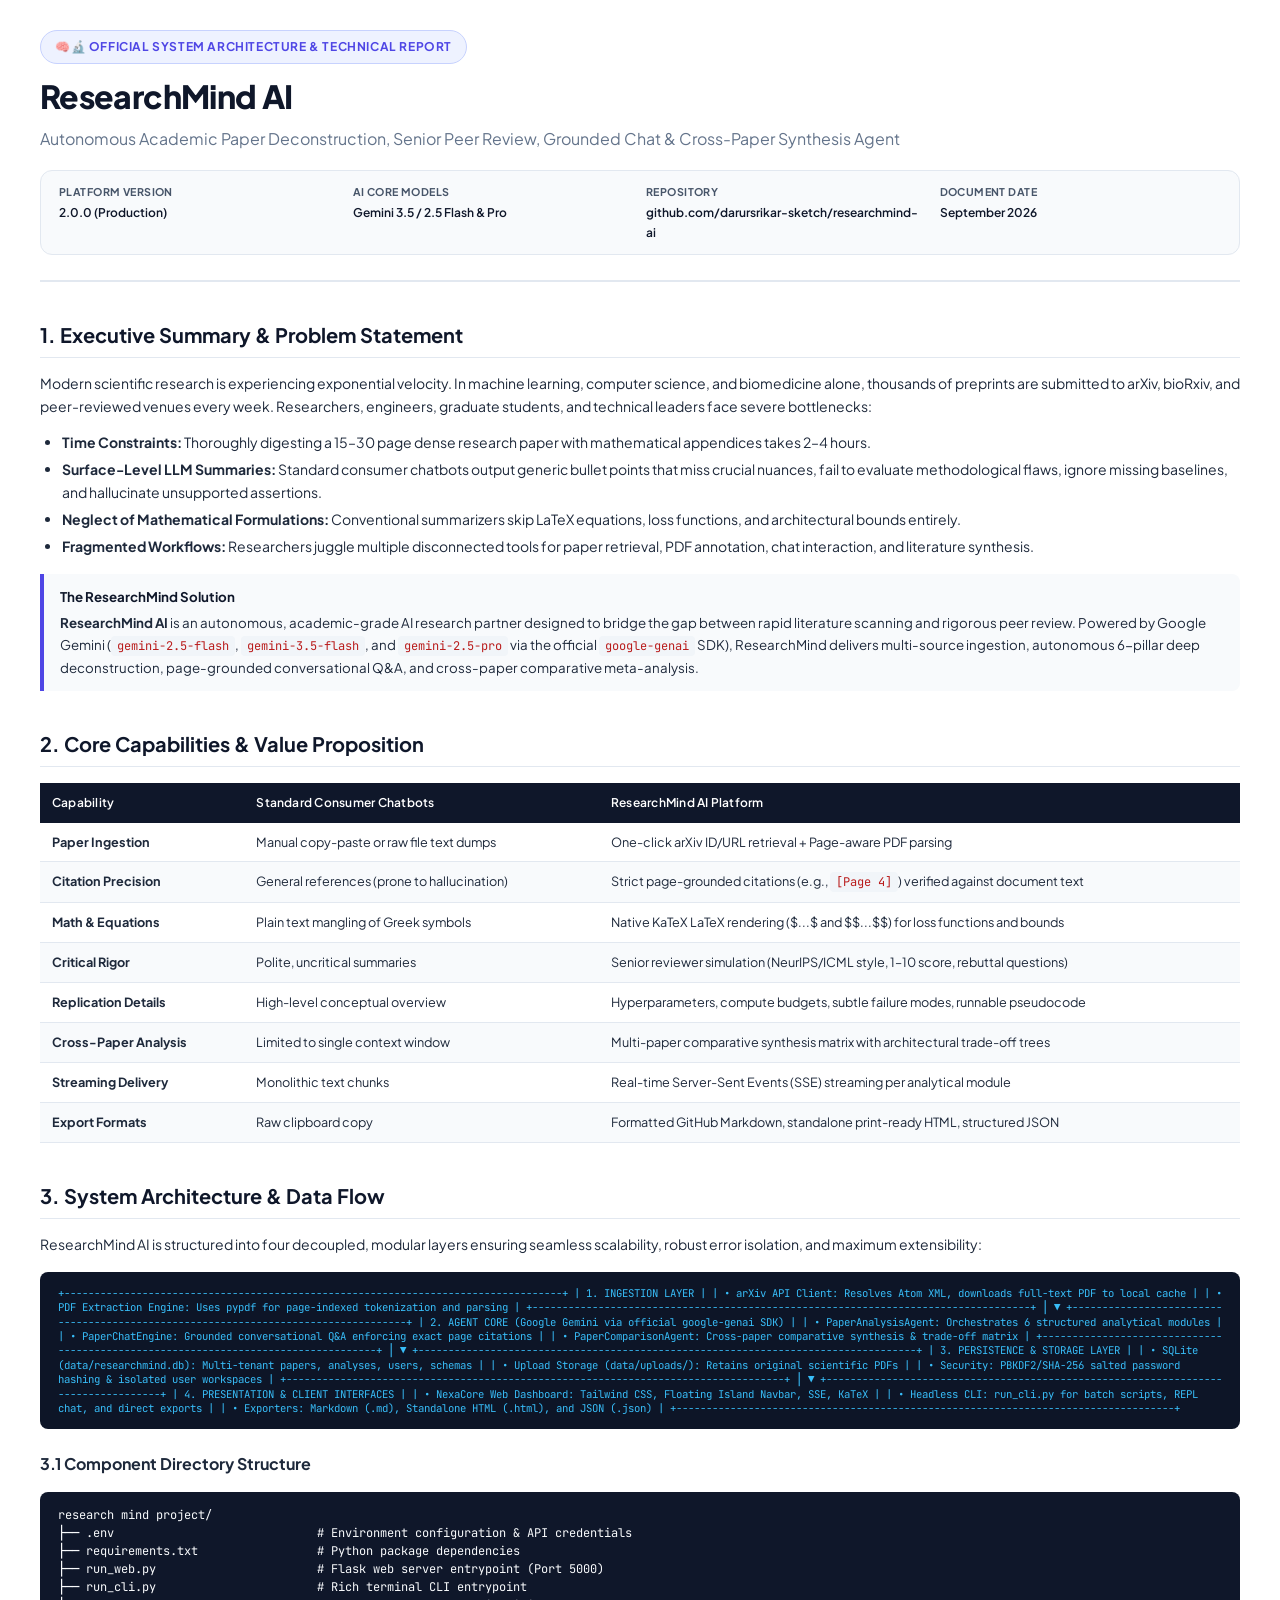
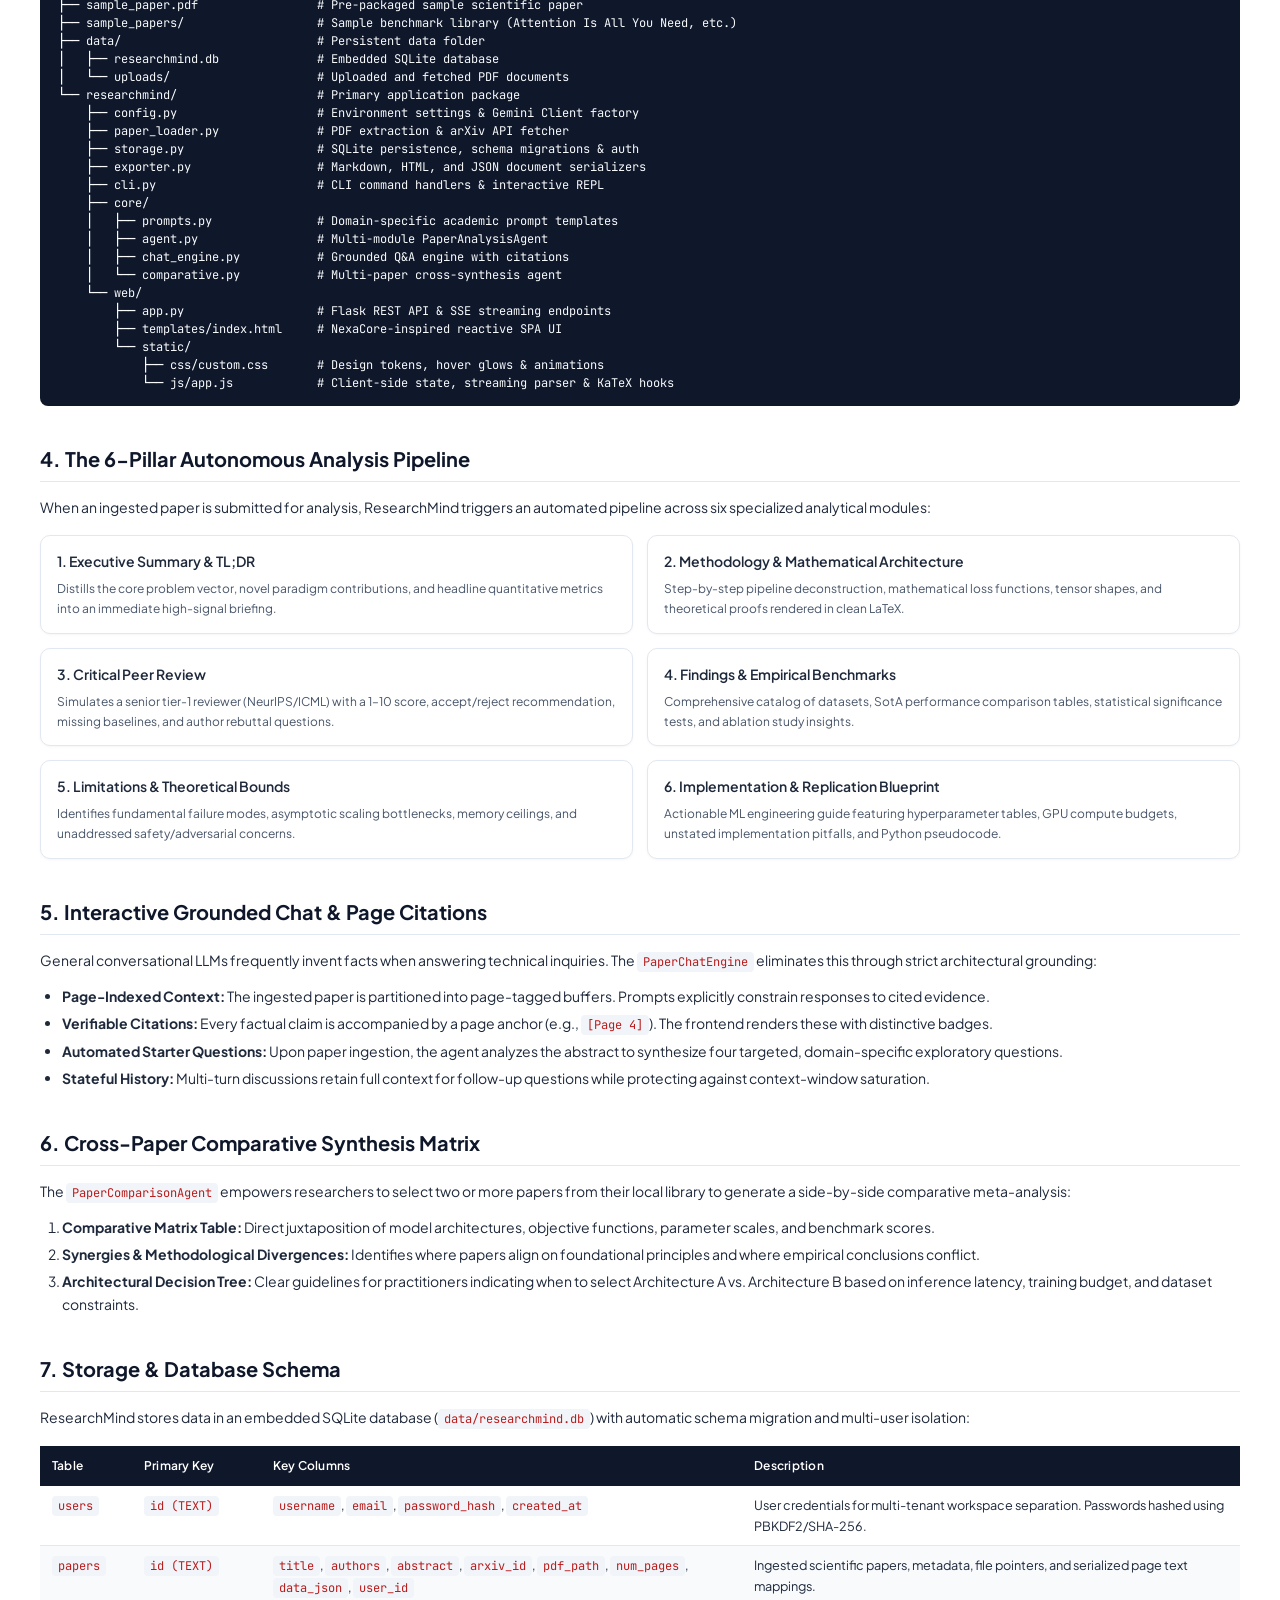
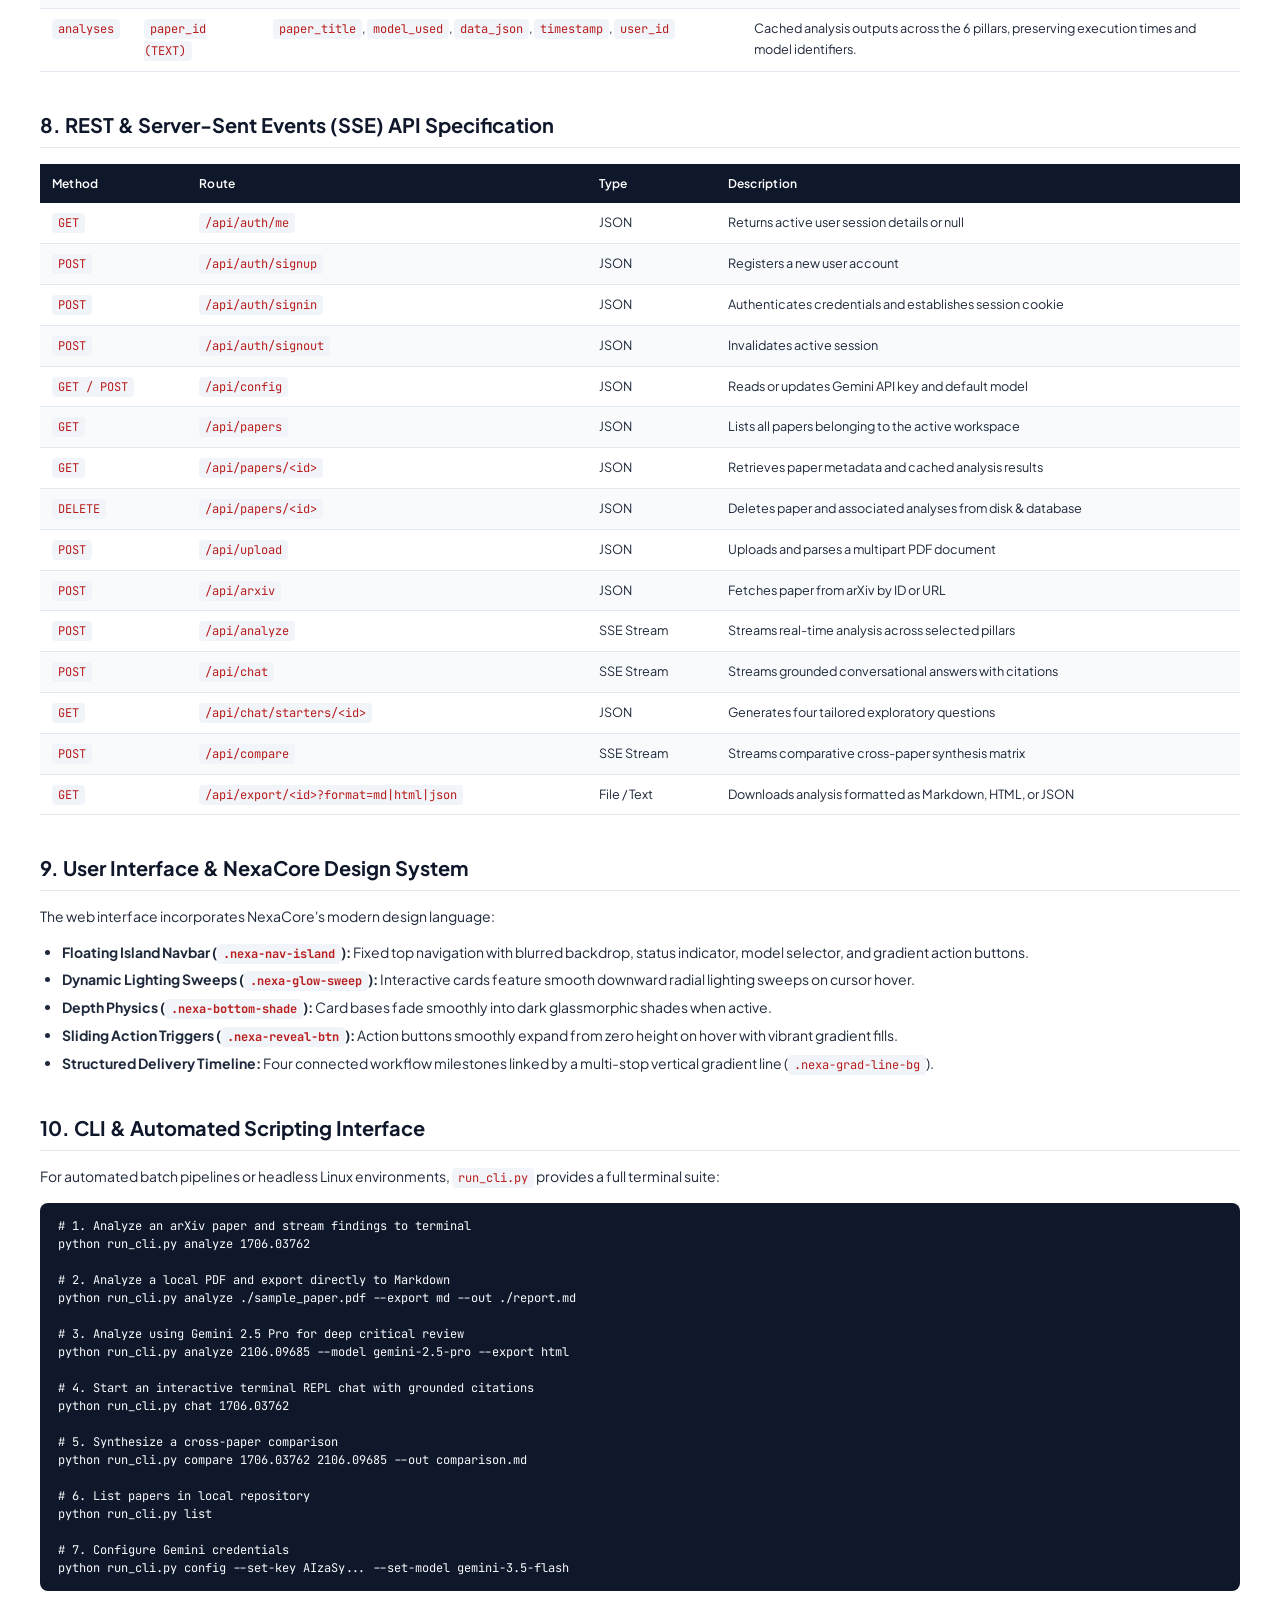
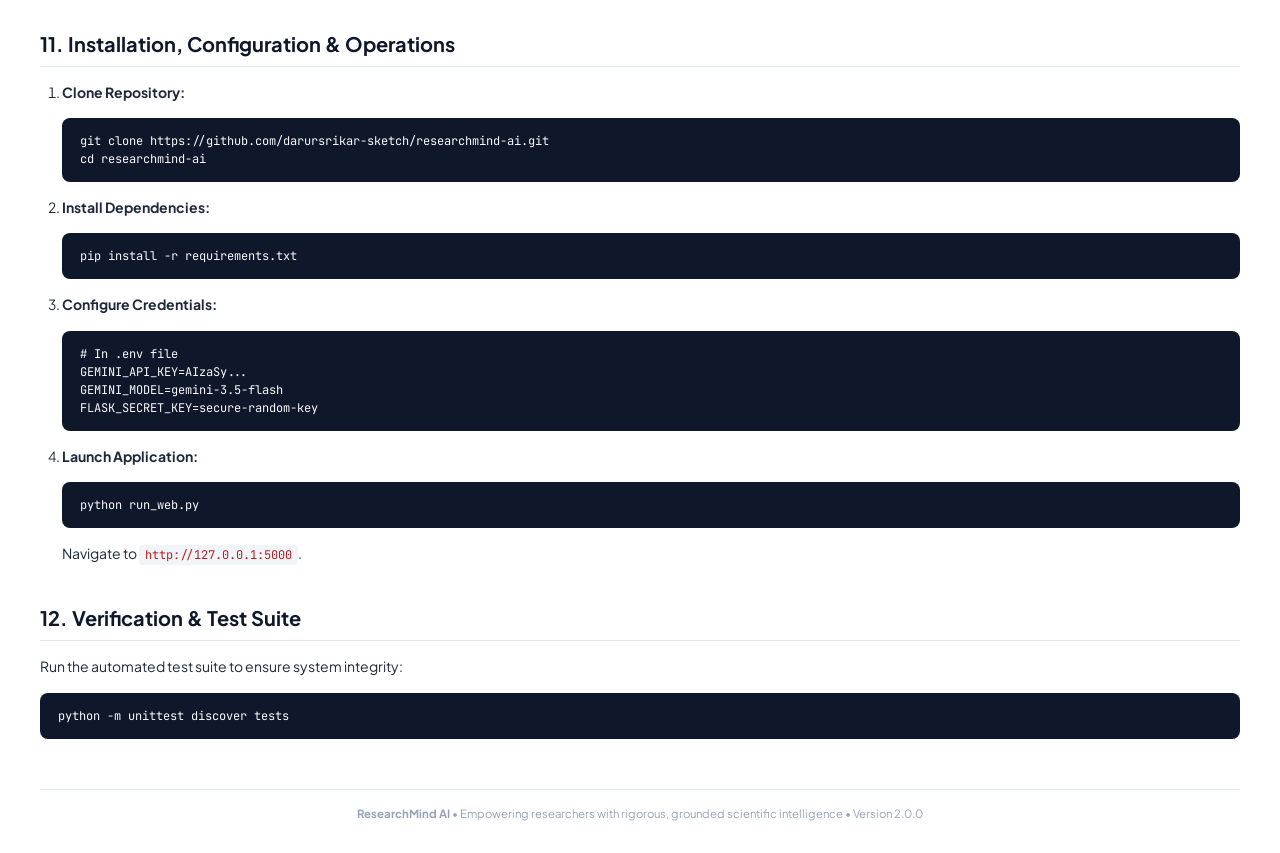
<file: ResearchMind_Project_Documentation.html>
<!DOCTYPE html>
<html lang="en">
<head>
<meta charset="UTF-8">
<title>ResearchMind AI — Comprehensive Project Documentation & Technical Architecture Report</title>
<style>
  @import url('https://fonts.googleapis.com/css2?family=Plus+Jakarta+Sans:wght@300;400;500;600;700;800&family=JetBrains+Mono:wght@400;500;600&display=swap');

  :root {
    --primary: #4F46E5;
    --primary-dark: #3730A3;
    --secondary: #7C3AED;
    --accent-orange: #F97316;
    --navy-bg: #060B18;
    --card-bg: #0D1527;
    --text-main: #1E293B;
    --text-muted: #64748B;
    --border: #E2E8F0;
    --bg-light: #F8FAFC;
    --code-bg: #F1F5F9;
  }

  @page {
    size: A4;
    margin: 20mm 18mm 20mm 18mm;
    @bottom-right {
      content: counter(page);
      font-family: 'Plus Jakarta Sans', sans-serif;
      font-size: 9pt;
      color: #94A3B8;
    }
  }

  body {
    font-family: 'Plus Jakarta Sans', -apple-system, BlinkMacSystemFont, "Segoe UI", Roboto, sans-serif;
    color: var(--text-main);
    line-height: 1.65;
    background: #FFFFFF;
    margin: 0;
    padding: 30px 40px;
    font-size: 10.5pt;
  }

  /* Cover / Header */
  .doc-header {
    border-bottom: 2px solid var(--border);
    padding-bottom: 25px;
    margin-bottom: 35px;
  }
  .brand-badge {
    display: inline-flex;
    align-items: center;
    gap: 8px;
    background: #EEF2FF;
    color: var(--primary);
    padding: 6px 14px;
    border-radius: 9999px;
    font-size: 9pt;
    font-weight: 700;
    text-transform: uppercase;
    letter-spacing: 0.05em;
    border: 1px solid #C7D2FE;
    margin-bottom: 12px;
  }
  h1.doc-title {
    font-size: 24pt;
    font-weight: 800;
    color: #0F172A;
    line-height: 1.25;
    margin: 0 0 10px 0;
    letter-spacing: -0.02em;
  }
  .doc-subtitle {
    font-size: 12pt;
    color: var(--text-muted);
    margin: 0 0 18px 0;
  }
  .meta-grid {
    display: grid;
    grid-template-columns: repeat(4, 1fr);
    gap: 12px;
    background: var(--bg-light);
    border: 1px solid var(--border);
    border-radius: 12px;
    padding: 12px 18px;
    font-size: 9pt;
  }
  .meta-item strong {
    display: block;
    color: #475569;
    font-size: 8pt;
    text-transform: uppercase;
    letter-spacing: 0.04em;
    margin-bottom: 2px;
  }
  .meta-item span {
    font-weight: 600;
    color: #0F172A;
  }

  /* Typography */
  h2 {
    font-size: 15pt;
    font-weight: 700;
    color: #0F172A;
    border-bottom: 1.5px solid var(--border);
    padding-bottom: 6px;
    margin-top: 36px;
    margin-bottom: 14px;
    page-break-after: avoid;
  }
  h3 {
    font-size: 12pt;
    font-weight: 700;
    color: #1E293B;
    margin-top: 22px;
    margin-bottom: 8px;
    page-break-after: avoid;
  }
  h4 {
    font-size: 11pt;
    font-weight: 600;
    color: var(--primary);
    margin-top: 14px;
    margin-bottom: 6px;
  }
  p {
    margin: 0 0 12px 0;
  }
  ul, ol {
    margin: 0 0 14px 0;
    padding-left: 22px;
  }
  li {
    margin-bottom: 4px;
  }

  /* Cards & Callouts */
  .callout {
    background: #F8FAFC;
    border-left: 4px solid var(--primary);
    border-radius: 0 8px 8px 0;
    padding: 12px 16px;
    margin: 16px 0;
    font-size: 10pt;
  }
  .callout-highlight {
    background: #FEF3C7;
    border-left-color: #D97706;
  }
  .callout-title {
    font-weight: 700;
    color: #0F172A;
    margin-bottom: 4px;
  }

  /* Tables */
  table {
    width: 100%;
    border-collapse: collapse;
    margin: 16px 0 24px 0;
    font-size: 9.5pt;
    page-break-inside: avoid;
  }
  th {
    background: #0F172A;
    color: #FFFFFF;
    text-align: left;
    padding: 10px 12px;
    font-weight: 600;
    font-size: 9pt;
    letter-spacing: 0.02em;
  }
  td {
    padding: 9px 12px;
    border-bottom: 1px solid var(--border);
    vertical-align: top;
  }
  tr:nth-child(even) td {
    background: #F8FAFC;
  }

  /* Code & Pre */
  code {
    font-family: 'JetBrains Mono', Consolas, Monaco, monospace;
    font-size: 9pt;
    background: var(--code-bg);
    padding: 2px 6px;
    border-radius: 4px;
    color: #B91C1C;
  }
  pre {
    background: #0F172A;
    color: #F8FAFC;
    padding: 14px 18px;
    border-radius: 8px;
    overflow-x: auto;
    font-family: 'JetBrains Mono', Consolas, Monaco, monospace;
    font-size: 8.5pt;
    line-height: 1.5;
    margin: 14px 0;
    page-break-inside: avoid;
  }
  pre code {
    background: transparent;
    color: inherit;
    padding: 0;
  }

  /* Diagrams / ASCII Boxes */
  .diagram-box {
    background: #0D1527;
    color: #38BDF8;
    border-radius: 8px;
    padding: 14px 18px;
    font-family: 'JetBrains Mono', monospace;
    font-size: 8pt;
    line-height: 1.35;
    margin: 16px 0;
    overflow-x: auto;
    page-break-inside: avoid;
  }

  /* Pillar Grid */
  .pillar-grid {
    display: grid;
    grid-template-columns: repeat(2, 1fr);
    gap: 14px;
    margin: 16px 0;
    page-break-inside: avoid;
  }
  .pillar-card {
    border: 1px solid var(--border);
    border-radius: 10px;
    padding: 14px 16px;
    background: #FFFFFF;
    box-shadow: 0 1px 3px rgba(0,0,0,0.04);
  }
  .pillar-card h4 {
    margin: 0 0 6px 0;
    font-size: 10.5pt;
    color: #1E293B;
  }
  .pillar-card p {
    margin: 0;
    font-size: 9pt;
    color: #475569;
  }

  /* Footer */
  .doc-footer {
    margin-top: 50px;
    border-top: 1px solid var(--border);
    padding-top: 15px;
    text-align: center;
    font-size: 8.5pt;
    color: #94A3B8;
  }

  @media print {
    body {
      padding: 0;
    }
    .page-break {
      page-break-before: always;
    }
  }
</style>
</head>
<body>

<div class="doc-header">
  <div class="brand-badge">🧠🔬 Official System Architecture &amp; Technical Report</div>
  <h1 class="doc-title">ResearchMind AI</h1>
  <div class="doc-subtitle">Autonomous Academic Paper Deconstruction, Senior Peer Review, Grounded Chat &amp; Cross-Paper Synthesis Agent</div>
  <div class="meta-grid">
    <div class="meta-item"><strong>Platform Version</strong><span>2.0.0 (Production)</span></div>
    <div class="meta-item"><strong>AI Core Models</strong><span>Gemini 3.5 / 2.5 Flash &amp; Pro</span></div>
    <div class="meta-item"><strong>Repository</strong><span>github.com/darursrikar-sketch/researchmind-ai</span></div>
    <div class="meta-item"><strong>Document Date</strong><span>September 2026</span></div>
  </div>
</div>

<h2>1. Executive Summary &amp; Problem Statement</h2>
<p>
Modern scientific research is experiencing exponential velocity. In machine learning, computer science, and biomedicine alone, thousands of preprints are submitted to arXiv, bioRxiv, and peer-reviewed venues every week. Researchers, engineers, graduate students, and technical leaders face severe bottlenecks:
</p>
<ul>
  <li><strong>Time Constraints:</strong> Thoroughly digesting a 15–30 page dense research paper with mathematical appendices takes 2–4 hours.</li>
  <li><strong>Surface-Level LLM Summaries:</strong> Standard consumer chatbots output generic bullet points that miss crucial nuances, fail to evaluate methodological flaws, ignore missing baselines, and hallucinate unsupported assertions.</li>
  <li><strong>Neglect of Mathematical Formulations:</strong> Conventional summarizers skip LaTeX equations, loss functions, and architectural bounds entirely.</li>
  <li><strong>Fragmented Workflows:</strong> Researchers juggle multiple disconnected tools for paper retrieval, PDF annotation, chat interaction, and literature synthesis.</li>
</ul>
<div class="callout">
  <div class="callout-title">The ResearchMind Solution</div>
  <strong>ResearchMind AI</strong> is an autonomous, academic-grade AI research partner designed to bridge the gap between rapid literature scanning and rigorous peer review. Powered by Google Gemini (<code>gemini-2.5-flash</code>, <code>gemini-3.5-flash</code>, and <code>gemini-2.5-pro</code> via the official <code>google-genai</code> SDK), ResearchMind delivers multi-source ingestion, autonomous 6-pillar deep deconstruction, page-grounded conversational Q&amp;A, and cross-paper comparative meta-analysis.
</div>

<h2>2. Core Capabilities &amp; Value Proposition</h2>
<table>
  <thead>
    <tr>
      <th>Capability</th>
      <th>Standard Consumer Chatbots</th>
      <th>ResearchMind AI Platform</th>
    </tr>
  </thead>
  <tbody>
    <tr>
      <td><strong>Paper Ingestion</strong></td>
      <td>Manual copy-paste or raw file text dumps</td>
      <td>One-click arXiv ID/URL retrieval + Page-aware PDF parsing</td>
    </tr>
    <tr>
      <td><strong>Citation Precision</strong></td>
      <td>General references (prone to hallucination)</td>
      <td>Strict page-grounded citations (e.g., <code>[Page 4]</code>) verified against document text</td>
    </tr>
    <tr>
      <td><strong>Math &amp; Equations</strong></td>
      <td>Plain text mangling of Greek symbols</td>
      <td>Native KaTeX LaTeX rendering ($...$ and $$...$$) for loss functions and bounds</td>
    </tr>
    <tr>
      <td><strong>Critical Rigor</strong></td>
      <td>Polite, uncritical summaries</td>
      <td>Senior reviewer simulation (NeurIPS/ICML style, 1–10 score, rebuttal questions)</td>
    </tr>
    <tr>
      <td><strong>Replication Details</strong></td>
      <td>High-level conceptual overview</td>
      <td>Hyperparameters, compute budgets, subtle failure modes, runnable pseudocode</td>
    </tr>
    <tr>
      <td><strong>Cross-Paper Analysis</strong></td>
      <td>Limited to single context window</td>
      <td>Multi-paper comparative synthesis matrix with architectural trade-off trees</td>
    </tr>
    <tr>
      <td><strong>Streaming Delivery</strong></td>
      <td>Monolithic text chunks</td>
      <td>Real-time Server-Sent Events (SSE) streaming per analytical module</td>
    </tr>
    <tr>
      <td><strong>Export Formats</strong></td>
      <td>Raw clipboard copy</td>
      <td>Formatted GitHub Markdown, standalone print-ready HTML, structured JSON</td>
    </tr>
  </tbody>
</table>

<div class="page-break"></div>

<h2>3. System Architecture &amp; Data Flow</h2>
<p>
ResearchMind AI is structured into four decoupled, modular layers ensuring seamless scalability, robust error isolation, and maximum extensibility:
</p>

<div class="diagram-box">
+-----------------------------------------------------------------------------------+
| 1. INGESTION LAYER                                                                |
|    • arXiv API Client: Resolves Atom XML, downloads full-text PDF to local cache  |
|    • PDF Extraction Engine: Uses pypdf for page-indexed tokenization and parsing  |
+-----------------------------------------------------------------------------------+
                                         │
                                         ▼
+-----------------------------------------------------------------------------------+
| 2. AGENT CORE (Google Gemini via official google-genai SDK)                       |
|    • PaperAnalysisAgent: Orchestrates 6 structured analytical modules             |
|    • PaperChatEngine: Grounded conversational Q&amp;A enforcing exact page citations   |
|    • PaperComparisonAgent: Cross-paper comparative synthesis &amp; trade-off matrix   |
+-----------------------------------------------------------------------------------+
                                         │
                                         ▼
+-----------------------------------------------------------------------------------+
| 3. PERSISTENCE &amp; STORAGE LAYER                                                     |
|    • SQLite (data/researchmind.db): Multi-tenant papers, analyses, users, schemas |
|    • Upload Storage (data/uploads/): Retains original scientific PDFs             |
|    • Security: PBKDF2/SHA-256 salted password hashing &amp; isolated user workspaces  |
+-----------------------------------------------------------------------------------+
                                         │
                                         ▼
+-----------------------------------------------------------------------------------+
| 4. PRESENTATION &amp; CLIENT INTERFACES                                                |
|    • NexaCore Web Dashboard: Tailwind CSS, Floating Island Navbar, SSE, KaTeX     |
|    • Headless CLI: run_cli.py for batch scripts, REPL chat, and direct exports    |
|    • Exporters: Markdown (.md), Standalone HTML (.html), and JSON (.json)         |
+-----------------------------------------------------------------------------------+
</div>

<h3>3.1 Component Directory Structure</h3>
<pre><code>research mind project/
├── .env                             # Environment configuration & API credentials
├── requirements.txt                 # Python package dependencies
├── run_web.py                       # Flask web server entrypoint (Port 5000)
├── run_cli.py                       # Rich terminal CLI entrypoint
├── sample_paper.pdf                 # Pre-packaged sample scientific paper
├── sample_papers/                   # Sample benchmark library (Attention Is All You Need, etc.)
├── data/                            # Persistent data folder
│   ├── researchmind.db              # Embedded SQLite database
│   └── uploads/                     # Uploaded and fetched PDF documents
└── researchmind/                    # Primary application package
    ├── config.py                    # Environment settings & Gemini Client factory
    ├── paper_loader.py              # PDF extraction & arXiv API fetcher
    ├── storage.py                   # SQLite persistence, schema migrations & auth
    ├── exporter.py                  # Markdown, HTML, and JSON document serializers
    ├── cli.py                       # CLI command handlers & interactive REPL
    ├── core/
    │   ├── prompts.py               # Domain-specific academic prompt templates
    │   ├── agent.py                 # Multi-module PaperAnalysisAgent
    │   ├── chat_engine.py           # Grounded Q&A engine with citations
    │   └── comparative.py           # Multi-paper cross-synthesis agent
    └── web/
        ├── app.py                   # Flask REST API & SSE streaming endpoints
        ├── templates/index.html     # NexaCore-inspired reactive SPA UI
        └── static/
            ├── css/custom.css       # Design tokens, hover glows & animations
            └── js/app.js            # Client-side state, streaming parser & KaTeX hooks</code></pre>

<h2>4. The 6-Pillar Autonomous Analysis Pipeline</h2>
<p>
When an ingested paper is submitted for analysis, ResearchMind triggers an automated pipeline across six specialized analytical modules:
</p>

<div class="pillar-grid">
  <div class="pillar-card">
    <h4>1. Executive Summary &amp; TL;DR</h4>
    <p>Distills the core problem vector, novel paradigm contributions, and headline quantitative metrics into an immediate high-signal briefing.</p>
  </div>
  <div class="pillar-card">
    <h4>2. Methodology &amp; Mathematical Architecture</h4>
    <p>Step-by-step pipeline deconstruction, mathematical loss functions, tensor shapes, and theoretical proofs rendered in clean LaTeX.</p>
  </div>
  <div class="pillar-card">
    <h4>3. Critical Peer Review</h4>
    <p>Simulates a senior tier-1 reviewer (NeurIPS/ICML) with a 1–10 score, accept/reject recommendation, missing baselines, and author rebuttal questions.</p>
  </div>
  <div class="pillar-card">
    <h4>4. Findings &amp; Empirical Benchmarks</h4>
    <p>Comprehensive catalog of datasets, SotA performance comparison tables, statistical significance tests, and ablation study insights.</p>
  </div>
  <div class="pillar-card">
    <h4>5. Limitations &amp; Theoretical Bounds</h4>
    <p>Identifies fundamental failure modes, asymptotic scaling bottlenecks, memory ceilings, and unaddressed safety/adversarial concerns.</p>
  </div>
  <div class="pillar-card">
    <h4>6. Implementation &amp; Replication Blueprint</h4>
    <p>Actionable ML engineering guide featuring hyperparameter tables, GPU compute budgets, unstated implementation pitfalls, and Python pseudocode.</p>
  </div>
</div>

<div class="page-break"></div>

<h2>5. Interactive Grounded Chat &amp; Page Citations</h2>
<p>
General conversational LLMs frequently invent facts when answering technical inquiries. The <code>PaperChatEngine</code> eliminates this through strict architectural grounding:
</p>
<ul>
  <li><strong>Page-Indexed Context:</strong> The ingested paper is partitioned into page-tagged buffers. Prompts explicitly constrain responses to cited evidence.</li>
  <li><strong>Verifiable Citations:</strong> Every factual claim is accompanied by a page anchor (e.g., <code>[Page 4]</code>). The frontend renders these with distinctive badges.</li>
  <li><strong>Automated Starter Questions:</strong> Upon paper ingestion, the agent analyzes the abstract to synthesize four targeted, domain-specific exploratory questions.</li>
  <li><strong>Stateful History:</strong> Multi-turn discussions retain full context for follow-up questions while protecting against context-window saturation.</li>
</ul>

<h2>6. Cross-Paper Comparative Synthesis Matrix</h2>
<p>
The <code>PaperComparisonAgent</code> empowers researchers to select two or more papers from their local library to generate a side-by-side comparative meta-analysis:
</p>
<ol>
  <li><strong>Comparative Matrix Table:</strong> Direct juxtaposition of model architectures, objective functions, parameter scales, and benchmark scores.</li>
  <li><strong>Synergies &amp; Methodological Divergences:</strong> Identifies where papers align on foundational principles and where empirical conclusions conflict.</li>
  <li><strong>Architectural Decision Tree:</strong> Clear guidelines for practitioners indicating when to select Architecture A vs. Architecture B based on inference latency, training budget, and dataset constraints.</li>
</ol>

<h2>7. Storage &amp; Database Schema</h2>
<p>
ResearchMind stores data in an embedded SQLite database (<code>data/researchmind.db</code>) with automatic schema migration and multi-user isolation:
</p>
<table>
  <thead>
    <tr>
      <th>Table</th>
      <th>Primary Key</th>
      <th>Key Columns</th>
      <th>Description</th>
    </tr>
  </thead>
  <tbody>
    <tr>
      <td><code>users</code></td>
      <td><code>id (TEXT)</code></td>
      <td><code>username</code>, <code>email</code>, <code>password_hash</code>, <code>created_at</code></td>
      <td>User credentials for multi-tenant workspace separation. Passwords hashed using PBKDF2/SHA-256.</td>
    </tr>
    <tr>
      <td><code>papers</code></td>
      <td><code>id (TEXT)</code></td>
      <td><code>title</code>, <code>authors</code>, <code>abstract</code>, <code>arxiv_id</code>, <code>pdf_path</code>, <code>num_pages</code>, <code>data_json</code>, <code>user_id</code></td>
      <td>Ingested scientific papers, metadata, file pointers, and serialized page text mappings.</td>
    </tr>
    <tr>
      <td><code>analyses</code></td>
      <td><code>paper_id (TEXT)</code></td>
      <td><code>paper_title</code>, <code>model_used</code>, <code>data_json</code>, <code>timestamp</code>, <code>user_id</code></td>
      <td>Cached analysis outputs across the 6 pillars, preserving execution times and model identifiers.</td>
    </tr>
  </tbody>
</table>

<h2>8. REST &amp; Server-Sent Events (SSE) API Specification</h2>
<table>
  <thead>
    <tr>
      <th>Method</th>
      <th>Route</th>
      <th>Type</th>
      <th>Description</th>
    </tr>
  </thead>
  <tbody>
    <tr>
      <td><code>GET</code></td>
      <td><code>/api/auth/me</code></td>
      <td>JSON</td>
      <td>Returns active user session details or null</td>
    </tr>
    <tr>
      <td><code>POST</code></td>
      <td><code>/api/auth/signup</code></td>
      <td>JSON</td>
      <td>Registers a new user account</td>
    </tr>
    <tr>
      <td><code>POST</code></td>
      <td><code>/api/auth/signin</code></td>
      <td>JSON</td>
      <td>Authenticates credentials and establishes session cookie</td>
    </tr>
    <tr>
      <td><code>POST</code></td>
      <td><code>/api/auth/signout</code></td>
      <td>JSON</td>
      <td>Invalidates active session</td>
    </tr>
    <tr>
      <td><code>GET / POST</code></td>
      <td><code>/api/config</code></td>
      <td>JSON</td>
      <td>Reads or updates Gemini API key and default model</td>
    </tr>
    <tr>
      <td><code>GET</code></td>
      <td><code>/api/papers</code></td>
      <td>JSON</td>
      <td>Lists all papers belonging to the active workspace</td>
    </tr>
    <tr>
      <td><code>GET</code></td>
      <td><code>/api/papers/&lt;id&gt;</code></td>
      <td>JSON</td>
      <td>Retrieves paper metadata and cached analysis results</td>
    </tr>
    <tr>
      <td><code>DELETE</code></td>
      <td><code>/api/papers/&lt;id&gt;</code></td>
      <td>JSON</td>
      <td>Deletes paper and associated analyses from disk &amp; database</td>
    </tr>
    <tr>
      <td><code>POST</code></td>
      <td><code>/api/upload</code></td>
      <td>JSON</td>
      <td>Uploads and parses a multipart PDF document</td>
    </tr>
    <tr>
      <td><code>POST</code></td>
      <td><code>/api/arxiv</code></td>
      <td>JSON</td>
      <td>Fetches paper from arXiv by ID or URL</td>
    </tr>
    <tr>
      <td><code>POST</code></td>
      <td><code>/api/analyze</code></td>
      <td>SSE Stream</td>
      <td>Streams real-time analysis across selected pillars</td>
    </tr>
    <tr>
      <td><code>POST</code></td>
      <td><code>/api/chat</code></td>
      <td>SSE Stream</td>
      <td>Streams grounded conversational answers with citations</td>
    </tr>
    <tr>
      <td><code>GET</code></td>
      <td><code>/api/chat/starters/&lt;id&gt;</code></td>
      <td>JSON</td>
      <td>Generates four tailored exploratory questions</td>
    </tr>
    <tr>
      <td><code>POST</code></td>
      <td><code>/api/compare</code></td>
      <td>SSE Stream</td>
      <td>Streams comparative cross-paper synthesis matrix</td>
    </tr>
    <tr>
      <td><code>GET</code></td>
      <td><code>/api/export/&lt;id&gt;?format=md|html|json</code></td>
      <td>File / Text</td>
      <td>Downloads analysis formatted as Markdown, HTML, or JSON</td>
    </tr>
  </tbody>
</table>

<div class="page-break"></div>

<h2>9. User Interface &amp; NexaCore Design System</h2>
<p>
The web interface incorporates NexaCore's modern design language:
</p>
<ul>
  <li><strong>Floating Island Navbar (<code>.nexa-nav-island</code>):</strong> Fixed top navigation with blurred backdrop, status indicator, model selector, and gradient action buttons.</li>
  <li><strong>Dynamic Lighting Sweeps (<code>.nexa-glow-sweep</code>):</strong> Interactive cards feature smooth downward radial lighting sweeps on cursor hover.</li>
  <li><strong>Depth Physics (<code>.nexa-bottom-shade</code>):</strong> Card bases fade smoothly into dark glassmorphic shades when active.</li>
  <li><strong>Sliding Action Triggers (<code>.nexa-reveal-btn</code>):</strong> Action buttons smoothly expand from zero height on hover with vibrant gradient fills.</li>
  <li><strong>Structured Delivery Timeline:</strong> Four connected workflow milestones linked by a multi-stop vertical gradient line (<code>.nexa-grad-line-bg</code>).</li>
</ul>

<h2>10. CLI &amp; Automated Scripting Interface</h2>
<p>
For automated batch pipelines or headless Linux environments, <code>run_cli.py</code> provides a full terminal suite:
</p>
<pre><code># 1. Analyze an arXiv paper and stream findings to terminal
python run_cli.py analyze 1706.03762

# 2. Analyze a local PDF and export directly to Markdown
python run_cli.py analyze ./sample_paper.pdf --export md --out ./report.md

# 3. Analyze using Gemini 2.5 Pro for deep critical review
python run_cli.py analyze 2106.09685 --model gemini-2.5-pro --export html

# 4. Start an interactive terminal REPL chat with grounded citations
python run_cli.py chat 1706.03762

# 5. Synthesize a cross-paper comparison
python run_cli.py compare 1706.03762 2106.09685 --out comparison.md

# 6. List papers in local repository
python run_cli.py list

# 7. Configure Gemini credentials
python run_cli.py config --set-key AIzaSy... --set-model gemini-3.5-flash</code></pre>

<h2>11. Installation, Configuration &amp; Operations</h2>
<ol>
  <li><strong>Clone Repository:</strong>
    <pre><code>git clone https://github.com/darursrikar-sketch/researchmind-ai.git
cd researchmind-ai</code></pre>
  </li>
  <li><strong>Install Dependencies:</strong>
    <pre><code>pip install -r requirements.txt</code></pre>
  </li>
  <li><strong>Configure Credentials:</strong>
    <pre><code># In .env file
GEMINI_API_KEY=AIzaSy...
GEMINI_MODEL=gemini-3.5-flash
FLASK_SECRET_KEY=secure-random-key</code></pre>
  </li>
  <li><strong>Launch Application:</strong>
    <pre><code>python run_web.py</code></pre>
    Navigate to <code>http://127.0.0.1:5000</code>.
  </li>
</ol>

<h2>12. Verification &amp; Test Suite</h2>
<p>
Run the automated test suite to ensure system integrity:
</p>
<pre><code>python -m unittest discover tests</code></pre>

<div class="doc-footer">
  <strong>ResearchMind AI</strong> &bull; Empowering researchers with rigorous, grounded scientific intelligence &bull; Version 2.0.0
</div>

</body>
</html>
</file>
